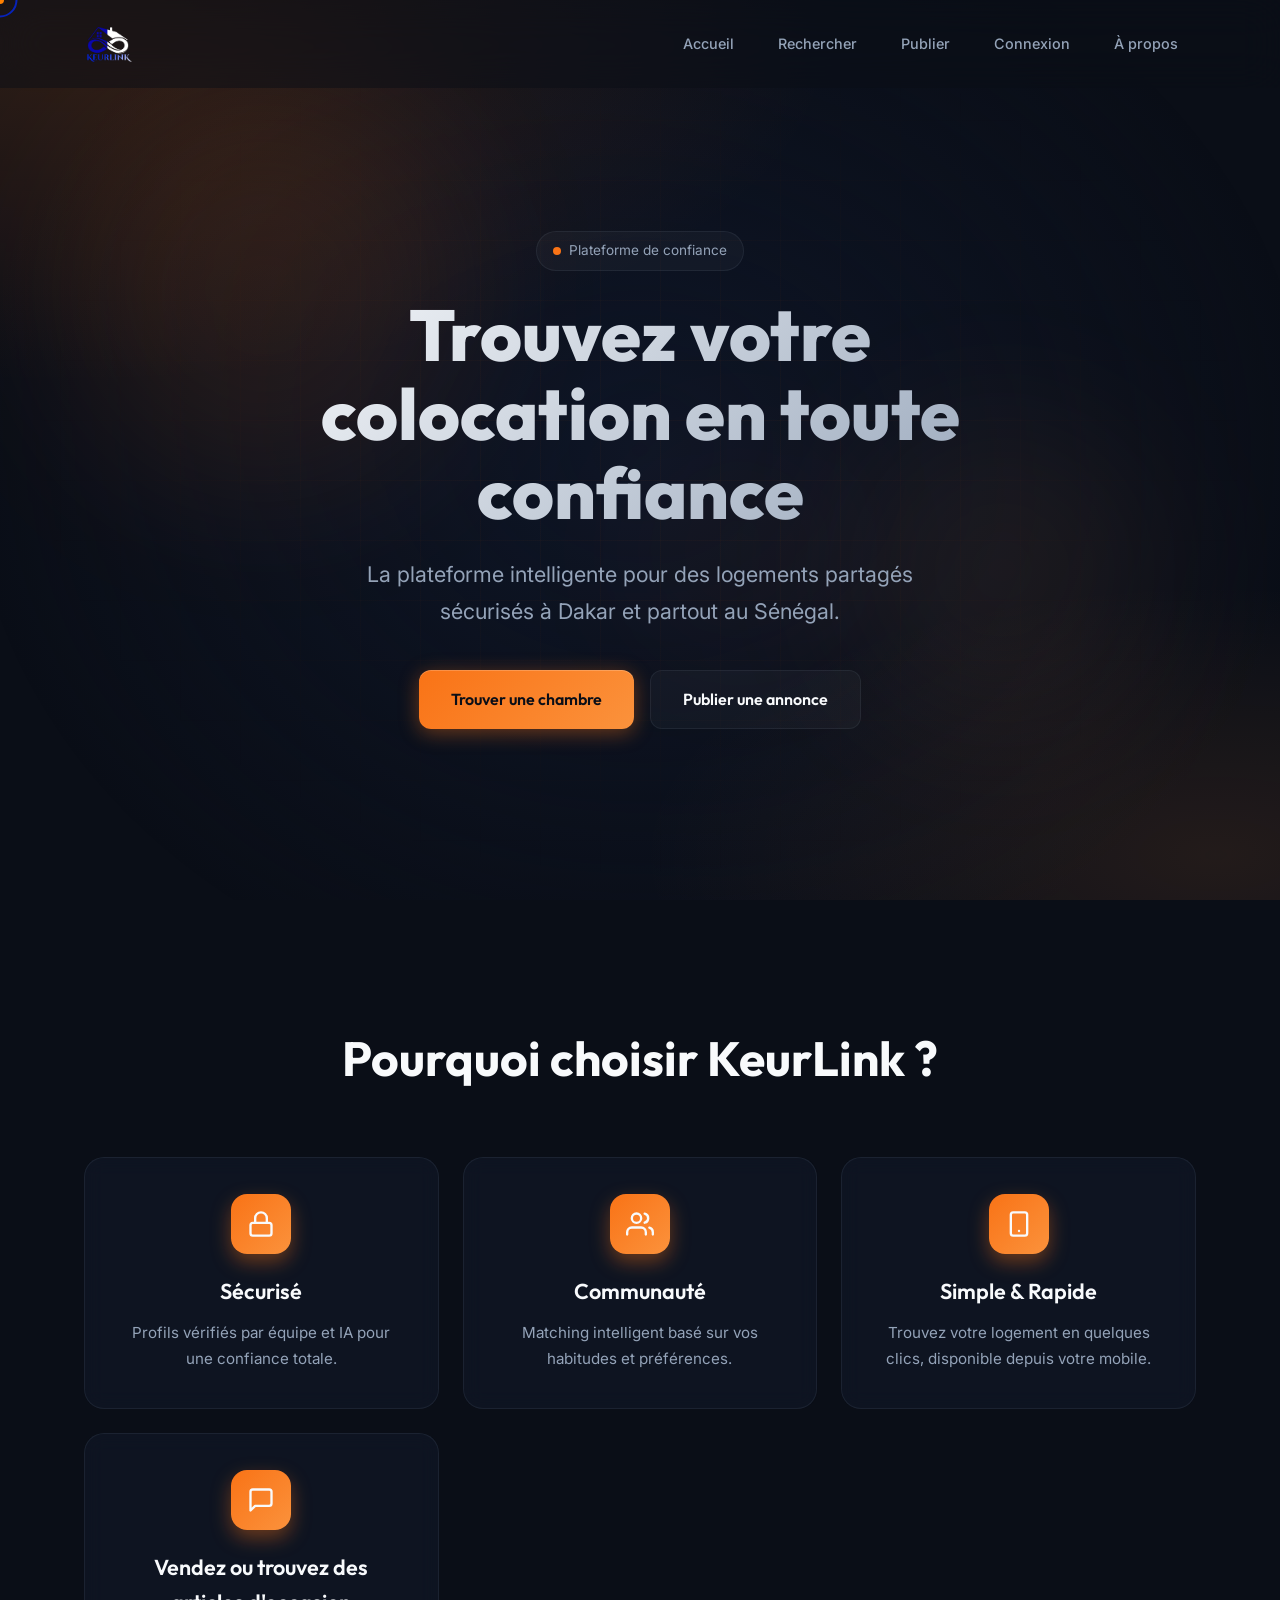
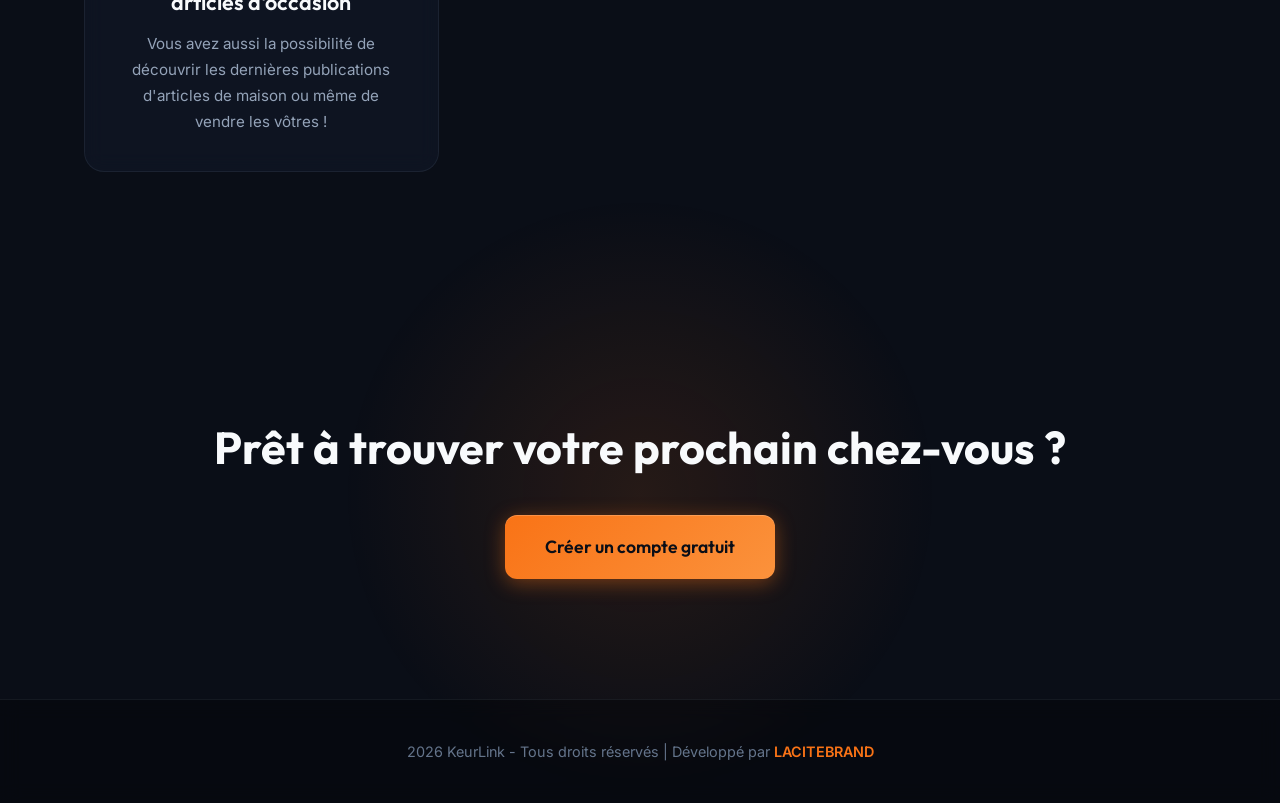
<file: public/acceuil.html>
<!doctype html>
<html lang="fr">
  <head>
    <meta charset="UTF-8" />
    <title>KeurLink - La solution intelligente pour votre colocation</title>
    <meta name="viewport" content="width=device-width, initial-scale=1.0" />
    <meta
      name="description"
      content="KërLink : Trouvez votre colocation idéale à Dakar avec profils vérifiés et matching intelligent."
    />
    <link rel="stylesheet" href="style.css" />
    <link rel="preconnect" href="https://fonts.googleapis.com" />
    <link rel="preconnect" href="https://fonts.gstatic.com" crossorigin />
    <link
      href="https://fonts.googleapis.com/css2?family=Outfit:wght@300;400;500;600;700;800&family=Inter:wght@300;400;500;600&display=swap"
      rel="stylesheet"
    />
    <style>
      :root {
        --bg-primary: #0a0e17;
        --bg-secondary: #111827;
        --bg-card: rgba(17, 24, 39, 0.7);
        --fg-primary: #f8fafc;
        --fg-secondary: #94a3b8;
        --fg-muted: #64748b;
        --accent: #f97316;
        --accent-glow: rgba(249, 115, 22, 0.4);
        --accent-secondary: #fb923c;
        --border: rgba(148, 163, 184, 0.1);
        --card-border: rgba(249, 115, 22, 0.2);
        --glass: rgba(255, 255, 255, 0.03);
      }

      *,
      *::before,
      *::after {
        margin: 0;
        padding: 0;
        box-sizing: border-box;
      }

      html {
        scroll-behavior: smooth;
      }

      body {
        font-family: "Inter", sans-serif;
        background: var(--bg-primary);
        color: var(--fg-primary);
        line-height: 1.6;
        overflow-x: hidden;
        cursor: none;
      }

      /* Custom Cursor */
      .cursor-dot {
        width: 8px;
        height: 8px;
        background: var(--accent);
        border-radius: 50%;
        position: fixed;
        pointer-events: none;
        z-index: 10001;
        transform: translate(-50%, -50%);
        transition:
          transform 0.1s ease,
          background 0.2s ease;
      }

      .cursor-outline {
        width: 40px;
        height: 40px;
        border: 2px solid var(--accent);
        border-radius: 50%;
        position: fixed;
        pointer-events: none;
        z-index: 10000;
        transform: translate(-50%, -50%);
        transition:
          transform 0.15s ease-out,
          width 0.2s ease,
          height 0.2s ease,
          border-color 0.2s ease;
        opacity: 0.6;
      }

      .cursor-outline.hover {
        width: 60px;
        height: 60px;
        border-color: var(--accent-secondary);
        opacity: 0.3;
      }

      /* Animated Background */
      .bg-layer {
        position: fixed;
        top: 0;
        left: 0;
        width: 100%;
        height: 100%;
        z-index: -1;
        overflow: hidden;
      }

      .bg-gradient {
        position: absolute;
        width: 150%;
        height: 150%;
        top: -25%;
        left: -25%;
        background:
          radial-gradient(
            ellipse 80% 50% at 20% 20%,
            rgba(249, 115, 22, 0.15) 0%,
            transparent 50%
          ),
          radial-gradient(
            ellipse 60% 40% at 80% 80%,
            rgba(251, 146, 60, 0.1) 0%,
            transparent 50%
          ),
          radial-gradient(
            ellipse 50% 60% at 50% 50%,
            rgba(15, 23, 42, 0.8) 0%,
            transparent 70%
          );
        animation: bgFloat 20s ease-in-out infinite;
      }

      @keyframes bgFloat {
        0%,
        100% {
          transform: translate(0, 0) rotate(0deg);
        }
        33% {
          transform: translate(2%, 1%) rotate(1deg);
        }
        66% {
          transform: translate(-1%, 2%) rotate(-1deg);
        }
      }

      .bg-grid {
        position: absolute;
        width: 100%;
        height: 100%;
        background-image:
          linear-gradient(rgba(249, 115, 22, 0.03) 1px, transparent 1px),
          linear-gradient(90deg, rgba(249, 115, 22, 0.03) 1px, transparent 1px);
        background-size: 60px 60px;
        mask-image: radial-gradient(
          ellipse 70% 70% at 50% 50%,
          black 20%,
          transparent 70%
        );
      }

      .bg-orb {
        position: absolute;
        border-radius: 50%;
        filter: blur(80px);
        opacity: 0.5;
        animation: orbFloat 15s ease-in-out infinite;
      }

      .bg-orb-1 {
        width: 400px;
        height: 400px;
        background: rgba(249, 115, 22, 0.2);
        top: 10%;
        left: 5%;
        animation-delay: 0s;
      }

      .bg-orb-2 {
        width: 300px;
        height: 300px;
        background: rgba(251, 146, 60, 0.15);
        bottom: 20%;
        right: 10%;
        animation-delay: -5s;
      }

      .bg-orb-3 {
        width: 200px;
        height: 200px;
        background: rgba(249, 115, 22, 0.1);
        top: 50%;
        left: 50%;
        animation-delay: -10s;
      }

      @keyframes orbFloat {
        0%,
        100% {
          transform: translate(0, 0) scale(1);
        }
        25% {
          transform: translate(30px, -20px) scale(1.05);
        }
        50% {
          transform: translate(-20px, 30px) scale(0.95);
        }
        75% {
          transform: translate(20px, 20px) scale(1.02);
        }
      }

      /* Container */
      .container {
        max-width: 1200px;
        margin: 0 auto;
        padding: 0 24px;
      }

      /* header/nav styles moved to style.css; keeps all pages synchronized */

      /* Hero Section - CORRECTION CENTRAGE */
      .hero {
        min-height: 100vh;
        display: flex;
        align-items: center;
        justify-content: center; /* Centre horizontalement */
        padding: 140px 0 80px;
        position: relative;
        text-align: center; /* Centre le texte */
      }

      .hero-content {
        max-width: 800px;
        margin: 0 auto; /* Centre le bloc de contenu */
        display: flex;
        flex-direction: column;
        align-items: center; /* Centre les éléments internes */
      }

      .hero-badge {
        display: inline-flex;
        align-items: center;
        gap: 8px;
        padding: 8px 16px;
        background: var(--glass);
        border: 1px solid var(--border);
        border-radius: 100px;
        font-size: 0.85rem;
        color: var(--fg-secondary);
        margin-bottom: 24px;
        opacity: 0;
        transform: translateY(20px);
        animation: fadeInUp 0.8s ease forwards;
      }

      .hero-badge::before {
        content: "";
        width: 8px;
        height: 8px;
        background: var(--accent);
        border-radius: 50%;
        animation: pulse 2s ease-in-out infinite;
      }

      @keyframes pulse {
        0%,
        100% {
          opacity: 1;
          transform: scale(1);
        }
        50% {
          opacity: 0.5;
          transform: scale(1.2);
        }
      }

      .hero h1 {
        font-family: "Outfit", sans-serif;
        font-size: clamp(2.5rem, 6vw, 4.5rem);
        font-weight: 800;
        line-height: 1.1;
        margin-bottom: 24px;
        background: linear-gradient(
          135deg,
          var(--fg-primary) 0%,
          var(--fg-secondary) 50%,
          var(--accent) 100%
        );
        background-size: 200% 200%;
        -webkit-background-clip: text;
        -webkit-text-fill-color: transparent;
        background-clip: text;
        animation:
          gradientShift 5s ease infinite,
          fadeInUp 0.8s ease 0.1s forwards;
        opacity: 0;
        transform: translateY(20px);
      }

      @keyframes gradientShift {
        0%,
        100% {
          background-position: 0% 50%;
        }
        50% {
          background-position: 100% 50%;
        }
      }

      .hero p {
        font-size: clamp(1.1rem, 2vw, 1.35rem);
        color: var(--fg-secondary);
        margin-bottom: 40px;
        max-width: 600px;
        line-height: 1.7;
        opacity: 0;
        transform: translateY(20px);
        animation: fadeInUp 0.8s ease 0.2s forwards;
        margin-left: auto;
        margin-right: auto;
      }

      @keyframes fadeInUp {
        to {
          opacity: 1;
          transform: translateY(0);
        }
      }

      .buttons {
        display: flex;
        gap: 16px;
        flex-wrap: wrap;
        justify-content: center; /* Centre les boutons */
        opacity: 0;
        transform: translateY(20px);
        animation: fadeInUp 0.8s ease 0.3s forwards;
      }

      .btn-primary,
      .btn-secondary {
        display: inline-flex;
        align-items: center;
        justify-content: center;
        gap: 8px;
        padding: 16px 32px;
        font-family: "Outfit", sans-serif;
        font-size: 1rem;
        font-weight: 600;
        text-decoration: none;
        border-radius: 12px;
        transition: all 0.4s cubic-bezier(0.4, 0, 0.2, 1);
        position: relative;
        overflow: hidden;
        cursor: none;
      }

      .btn-primary {
        background: linear-gradient(
          135deg,
          var(--accent) 0%,
          var(--accent-secondary) 100%
        );
        color: var(--bg-primary);
        border: none;
        box-shadow:
          0 4px 20px var(--accent-glow),
          inset 0 1px 0 rgba(255, 255, 255, 0.2);
      }

      .btn-primary::before {
        content: "";
        position: absolute;
        top: 0;
        left: -100%;
        width: 100%;
        height: 100%;
        background: linear-gradient(
          90deg,
          transparent,
          rgba(255, 255, 255, 0.3),
          transparent
        );
        transition: left 0.5s ease;
      }

      .btn-primary:hover {
        transform: translateY(-3px);
        box-shadow:
          0 8px 30px var(--accent-glow),
          inset 0 1px 0 rgba(255, 255, 255, 0.2);
      }

      .btn-primary:hover::before {
        left: 100%;
      }

      .btn-primary:focus-visible {
        outline: 2px solid var(--accent);
        outline-offset: 4px;
      }

      .btn-secondary {
        background: var(--glass);
        color: var(--fg-primary);
        border: 1px solid var(--border);
        backdrop-filter: blur(10px);
      }

      .btn-secondary:hover {
        background: rgba(255, 255, 255, 0.08);
        border-color: var(--accent);
        transform: translateY(-3px);
        box-shadow: 0 8px 30px rgba(0, 0, 0, 0.3);
      }

      .btn-secondary:focus-visible {
        outline: 2px solid var(--accent);
        outline-offset: 4px;
      }

      /* Features - CORRECTION CENTRAGE */
      .features {
        padding: 120px 0;
        position: relative;
      }

      .features h2 {
        font-family: "Outfit", sans-serif;
        font-size: clamp(2rem, 4vw, 3rem);
        font-weight: 700;
        text-align: center;
        margin-bottom: 60px;
        color: var(--fg-primary);
        opacity: 0;
        transform: translateY(30px);
        transition: all 0.8s ease;
      }

      .features h2.revealed {
        opacity: 1;
        transform: translateY(0);
      }

      .feature-grid {
        display: grid;
        grid-template-columns: repeat(auto-fit, minmax(280px, 1fr));
        gap: 24px;
      }

      .feature {
        background: var(--bg-card);
        border: 1px solid var(--border);
        border-radius: 20px;
        padding: 36px;
        position: relative;
        overflow: hidden;
        transition: all 0.5s cubic-bezier(0.4, 0, 0.2, 1);
        opacity: 0;
        transform: translateY(40px);
        backdrop-filter: blur(10px);
        text-align: center; /* Centre le texte dans les cartes */
        display: flex;
        flex-direction: column;
        align-items: center; /* Centre le contenu */
      }

      .feature.revealed {
        opacity: 1;
        transform: translateY(0);
      }

      .feature:nth-child(1) {
        transition-delay: 0s;
      }
      .feature:nth-child(2) {
        transition-delay: 0.1s;
      }
      .feature:nth-child(3) {
        transition-delay: 0.2s;
      }
      .feature:nth-child(4) {
        transition-delay: 0.3s;
      }

      .feature::before {
        content: "";
        position: absolute;
        top: 0;
        left: 0;
        right: 0;
        height: 3px;
        background: linear-gradient(
          90deg,
          var(--accent),
          var(--accent-secondary)
        );
        transform: scaleX(0);
        transform-origin: left;
        transition: transform 0.5s ease;
      }

      .feature::after {
        content: "";
        position: absolute;
        top: -50%;
        left: -50%;
        width: 200%;
        height: 200%;
        background: radial-gradient(
          circle,
          var(--accent-glow) 0%,
          transparent 70%
        );
        opacity: 0;
        transition: opacity 0.5s ease;
        pointer-events: none;
      }

      .feature:hover {
        transform: translateY(-8px);
        border-color: var(--card-border);
        box-shadow:
          0 20px 40px rgba(0, 0, 0, 0.3),
          0 0 60px var(--accent-glow);
      }

      .feature:hover::before {
        transform: scaleX(1);
      }

      .feature:hover::after {
        opacity: 0.15;
      }

      .feature-icon {
        width: 60px;
        height: 60px;
        display: flex;
        align-items: center;
        justify-content: center;
        background: linear-gradient(
          135deg,
          var(--accent),
          var(--accent-secondary)
        );
        border-radius: 16px;
        margin-bottom: 20px;
        font-size: 1.5rem;
        transition: all 0.4s ease;
        box-shadow: 0 8px 20px var(--accent-glow);
      }

      .feature:hover .feature-icon {
        transform: scale(1.1) rotate(5deg);
        box-shadow: 0 12px 30px var(--accent-glow);
      }

      .feature h3 {
        font-family: "Outfit", sans-serif;
        font-size: 1.35rem;
        font-weight: 600;
        margin-bottom: 12px;
        color: var(--fg-primary);
      }

      .feature p {
        color: var(--fg-secondary);
        font-size: 0.95rem;
        line-height: 1.7;
      }

      /* CTA Section */
      .cta {
        padding: 120px 0;
        text-align: center;
        position: relative;
      }

      .cta::before {
        content: "";
        position: absolute;
        top: 50%;
        left: 50%;
        transform: translate(-50%, -50%);
        width: 600px;
        height: 600px;
        background: radial-gradient(
          circle,
          var(--accent-glow) 0%,
          transparent 70%
        );
        opacity: 0.3;
        pointer-events: none;
        animation: ctaGlow 4s ease-in-out infinite;
      }

      @keyframes ctaGlow {
        0%,
        100% {
          transform: translate(-50%, -50%) scale(1);
          opacity: 0.3;
        }
        50% {
          transform: translate(-50%, -50%) scale(1.1);
          opacity: 0.4;
        }
      }

      .cta h2 {
        font-family: "Outfit", sans-serif;
        font-size: clamp(1.8rem, 4vw, 2.8rem);
        font-weight: 700;
        margin-bottom: 32px;
        color: var(--fg-primary);
        position: relative;
        z-index: 1;
        opacity: 0;
        transform: translateY(30px);
        transition: all 0.8s ease;
      }

      .cta h2.revealed {
        opacity: 1;
        transform: translateY(0);
      }

      .cta .btn-primary {
        position: relative;
        z-index: 1;
        font-size: 1.1rem;
        padding: 18px 40px;
        opacity: 0;
        transform: translateY(30px);
        transition: all 0.8s ease 0.2s;
      }

      .cta .btn-primary.revealed {
        opacity: 1;
        transform: translateY(0);
      }

      /* Footer */
      footer {
        padding: 40px 0;
        border-top: 1px solid var(--border);
        background: rgba(0, 0, 0, 0.3);
        backdrop-filter: blur(10px);
      }

      footer p {
        text-align: center;
        color: var(--fg-muted);
        font-size: 0.9rem;
      }

      footer strong {
        color: var(--accent);
        font-weight: 600;
      }

      /* Reduced Motion */
      @media (prefers-reduced-motion: reduce) {
        *,
        *::before,
        *::after {
          animation-duration: 0.01ms !important;
          animation-iteration-count: 1 !important;
          transition-duration: 0.01ms !important;
        }

        .cursor-dot,
        .cursor-outline {
          display: none;
        }

        body {
          cursor: auto;
        }
      }

      /* Mobile Responsive */
      @media (max-width: 768px) {
        .nav {
          flex-direction: column;
          gap: 16px;
        }

        nav {
          flex-wrap: wrap;
          justify-content: center;
          gap: 6px;
        }

        nav a {
          font-size: 0.85rem;
          padding: 8px 12px;
        }

        .hero {
          padding: 160px 0 60px;
          text-align: center;
        }

        .hero-content {
          display: flex;
          flex-direction: column;
          align-items: center;
        }

        .hero p {
          text-align: center;
        }

        .buttons {
          flex-direction: column;
          width: 100%;
          max-width: 320px;
        }

        .btn-primary,
        .btn-secondary {
          width: 100%;
        }

        .feature {
          padding: 28px;
        }

        .cursor-dot,
        .cursor-outline {
          display: none;
        }

        body {
          cursor: auto;
        }
      }

      /* Scroll Reveal Utility Classes */
      .reveal {
        opacity: 0;
        transform: translateY(30px);
        transition: all 0.8s cubic-bezier(0.4, 0, 0.2, 1);
      }

      .reveal.revealed {
        opacity: 1;
        transform: translateY(0);
      }

      .loading {
        overflow: hidden;
      }

      .loading * {
        animation-play-state: paused !important;
      }
      [data-magnetic] {
        transition: transform 0.3s cubic-bezier(0.4, 0, 0.2, 1);
      }
    </style>
  </head>
  <body>
    <div class="bg-layer" aria-hidden="true">
      <div class="bg-gradient"></div>
      <div class="bg-grid"></div>
      <div class="bg-orb bg-orb-1"></div>
      <div class="bg-orb bg-orb-2"></div>
      <div class="bg-orb bg-orb-3"></div>
    </div>

    <header id="header">
      <div class="container">
        <div class="nav">
          <img
            src="images/Logok.png"
            alt="KërLink Logo"
            class="logo"
            data-magnetic
          />
          <nav aria-label="Navigation principale">
            <a href="acceuil.html" data-magnetic>Accueil</a>
            <a href="Rechercher.html" data-magnetic>Rechercher</a>
            <a href="Publier.html" data-magnetic>Publier</a>
            <a href="Connexion.html" data-magnetic>Connexion</a>
            <a href="A propos.html" data-magnetic>À propos</a>
          </nav>
        </div>
      </div>
    </header>

    <section class="hero" id="accueil">
      <div class="container">
        <div class="hero-content">
          <div class="hero-badge">Plateforme de confiance</div>
          <h1>Trouvez votre colocation en toute confiance</h1>
          <p>
            La plateforme intelligente pour des logements partagés sécurisés à
            Dakar et partout au Sénégal.
          </p>
          <div class="buttons">
            <a href="Rechercher.html" class="btn-primary" data-magnetic
              >Trouver une chambre</a
            >
            <a href="Publier.html" class="btn-secondary" data-magnetic
              >Publier une annonce</a
            >
          </div>
        </div>
      </div>
    </section>

    <section class="features" id="apropos">
      <div class="container">
        <h2 class="reveal">Pourquoi choisir KeurLink ?</h2>
        <div class="feature-grid">
          <article class="feature" data-tilt>
            <div class="feature-icon">
              <svg
                width="28"
                height="28"
                viewBox="0 0 24 24"
                fill="none"
                stroke="currentColor"
                stroke-width="2"
                stroke-linecap="round"
                stroke-linejoin="round"
              >
                <rect x="3" y="11" width="18" height="11" rx="2" ry="2"></rect>
                <path d="M7 11V7a5 5 0 0 1 10 0v4"></path>
              </svg>
            </div>
            <h3>Sécurisé</h3>
            <p>Profils vérifiés par équipe et IA pour une confiance totale.</p>
          </article>
          <article class="feature" data-tilt>
            <div class="feature-icon">
              <svg
                width="28"
                height="28"
                viewBox="0 0 24 24"
                fill="none"
                stroke="currentColor"
                stroke-width="2"
                stroke-linecap="round"
                stroke-linejoin="round"
              >
                <path d="M17 21v-2a4 4 0 0 0-4-4H5a4 4 0 0 0-4 4v2"></path>
                <circle cx="9" cy="7" r="4"></circle>
                <path d="M23 21v-2a4 4 0 0 0-3-3.87"></path>
                <path d="M16 3.13a4 4 0 0 1 0 7.75"></path>
              </svg>
            </div>
            <h3>Communauté</h3>
            <p>Matching intelligent basé sur vos habitudes et préférences.</p>
          </article>
          <article class="feature" data-tilt>
            <div class="feature-icon">
              <svg
                width="28"
                height="28"
                viewBox="0 0 24 24"
                fill="none"
                stroke="currentColor"
                stroke-width="2"
                stroke-linecap="round"
                stroke-linejoin="round"
              >
                <rect x="5" y="2" width="14" height="20" rx="2" ry="2"></rect>
                <line x1="12" y1="18" x2="12.01" y2="18"></line>
              </svg>
            </div>
            <h3>Simple & Rapide</h3>
            <p>
              Trouvez votre logement en quelques clics, disponible depuis votre
              mobile.
            </p>
          </article>
          <article class="feature" data-tilt>
            <div class="feature-icon">
              <svg
                width="28"
                height="28"
                viewBox="0 0 24 24"
                fill="none"
                stroke="currentColor"
                stroke-width="2"
                stroke-linecap="round"
                stroke-linejoin="round"
              >
                <path
                  d="M21 15a2 2 0 0 1-2 2H7l-4 4V5a2 2 0 0 1 2-2h14a2 2 0 0 1 2 2z"
                ></path>
              </svg>
            </div>
            <h3>Vendez ou trouvez des articles d'occasion</h3>
            <p>
              Vous avez aussi la possibilité de découvrir les dernières
              publications d'articles de maison ou même de vendre les vôtres !
            </p>
          </article>
        </div>
      </div>
    </section>

    <section class="cta">
      <div class="container">
        <h2 class="reveal">Prêt à trouver votre prochain chez-vous ?</h2>
        <a href="Connexion.html" class="btn-primary large reveal" data-magnetic
          >Créer un compte gratuit</a
        >
      </div>
    </section>

    <footer>
      <div class="container">
        <p>
          2026 KeurLink - Tous droits réservés | Développé par
          <strong>LACITEBRAND</strong>
        </p>
      </div>
    </footer>

    <div class="cursor-dot" aria-hidden="true"></div>
    <div class="cursor-outline" aria-hidden="true"></div>

    <script src="animations.js"></script>
    <script>
      // Basic scroll reveal (you can enhance this in animations.js)
      document.addEventListener("DOMContentLoaded", function () {
        const revealElements = document.querySelectorAll(".reveal, .feature");

        const observer = new IntersectionObserver(
          (entries) => {
            entries.forEach((entry) => {
              if (entry.isIntersecting) {
                entry.target.classList.add("revealed");
              }
            });
          },
          {
            threshold: 0.1,
            rootMargin: "0px 0px -50px 0px",
          },
        );

        revealElements.forEach((el) => observer.observe(el));

        // header scroll handled globally in animations.js
      });
    </script>
  </body>
</html>
</file>
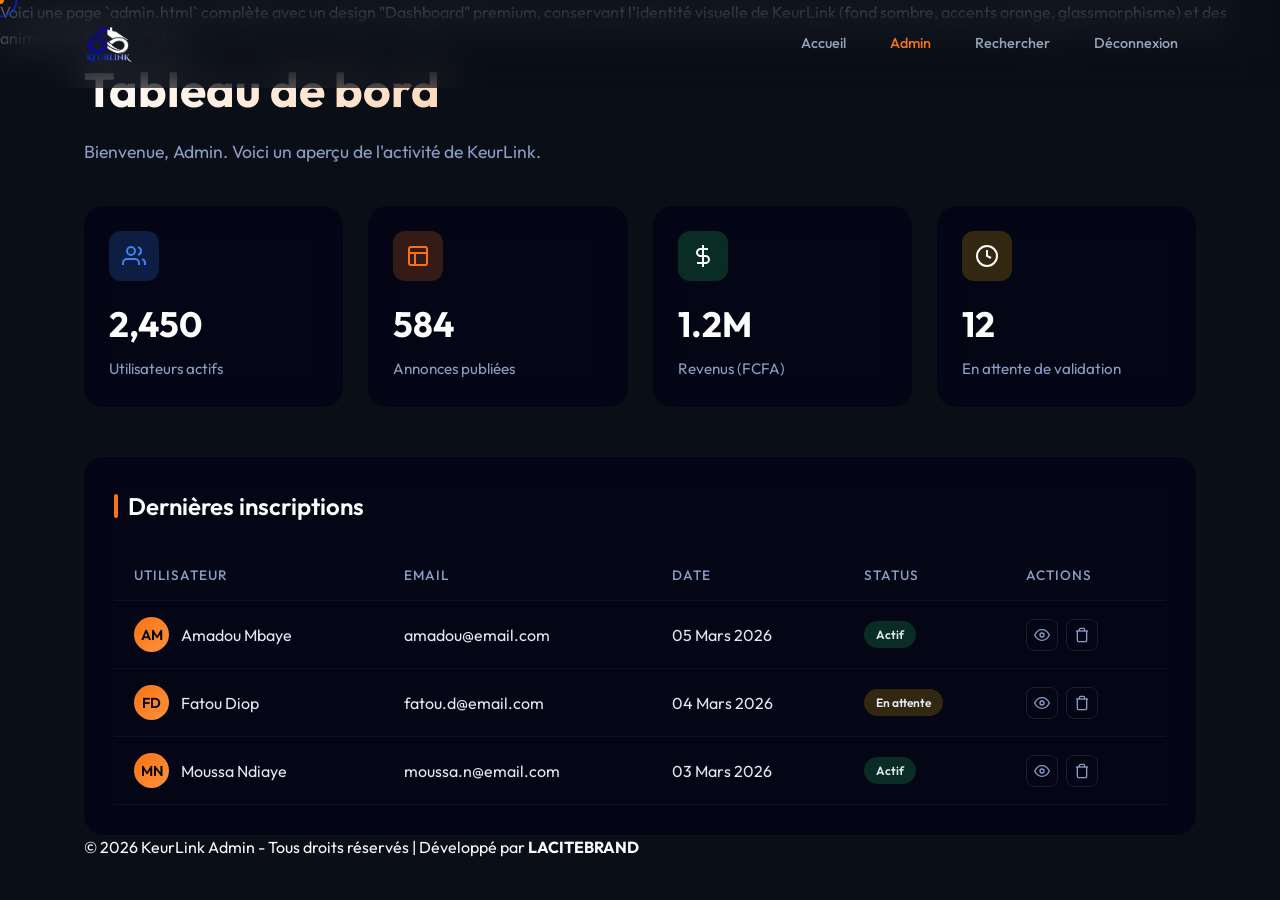
<file: public/admin.html>
Voici une page `admin.html` complète avec un design "Dashboard" premium,
conservant l'identité visuelle de KeurLink (fond sombre, accents orange,
glassmorphisme) et des animations fluides. ```html
<!doctype html>
<html lang="fr">
  <head>
    <meta charset="UTF-8" />
    <title>Administration - KeurLink</title>
    <meta name="viewport" content="width=device-width, initial-scale=1.0" />
    <link rel="stylesheet" href="style.css" />
    <link rel="preconnect" href="https://fonts.googleapis.com" />
    <link rel="preconnect" href="https://fonts.gstatic.com" crossorigin />
    <link
      href="https://fonts.googleapis.com/css2?family=Outfit:wght@300;400;500;600;700;800&family=Inter:wght@300;400;500;600&display=swap"
      rel="stylesheet"
    />
    <style>
      /* Variables & Base - using global from style.css */
      body {
        background: var(--bg-primary);
        color: var(--fg-primary);
        overflow-x: hidden;
      }

      /* Layout Admin */
      main {
        padding-top: 160px; /* harmonized with other pages */
        padding-bottom: 80px;
        position: relative;
        z-index: 1;
      }

      /* En-tête du Dashboard */
      .dashboard-header {
        margin-bottom: 40px;
        animation: fadeInUp 0.6s ease forwards;
      }

      .dashboard-header h1 {
        font-family: "Outfit", sans-serif;
        font-size: clamp(2rem, 4vw, 3rem);
        font-weight: 700;
        background: linear-gradient(135deg, #fff 0%, var(--accent-light) 100%);
        -webkit-background-clip: text;
        -webkit-text-fill-color: transparent;
        margin-bottom: 10px;
      }

      .dashboard-header p {
        color: var(--text-muted);
        font-size: 1.1rem;
      }

      /* Grille des Statistiques */
      .stats-grid {
        display: grid;
        grid-template-columns: repeat(auto-fit, minmax(240px, 1fr));
        gap: 25px;
        margin-bottom: 50px;
      }

      .stat-card {
        background: var(--bg-card);
        backdrop-filter: blur(15px);
        border: 1px solid var(--border-light);
        border-radius: 20px;
        padding: 25px;
        position: relative;
        overflow: hidden;
        transition: all 0.4s cubic-bezier(0.4, 0, 0.2, 1);
        opacity: 0;
        animation: fadeInUp 0.6s ease forwards;
      }

      .stat-card:nth-child(1) {
        animation-delay: 0.1s;
      }
      .stat-card:nth-child(2) {
        animation-delay: 0.2s;
      }
      .stat-card:nth-child(3) {
        animation-delay: 0.3s;
      }
      .stat-card:nth-child(4) {
        animation-delay: 0.4s;
      }

      .stat-card:hover {
        transform: translateY(-5px);
        border-color: var(--accent);
        box-shadow:
          0 15px 30px rgba(0, 0, 0, 0.3),
          0 0 20px var(--accent-glow);
      }

      .stat-icon {
        width: 50px;
        height: 50px;
        border-radius: 12px;
        display: flex;
        align-items: center;
        justify-content: center;
        margin-bottom: 15px;
        font-size: 1.5rem;
      }

      .stat-value {
        font-family: "Outfit", sans-serif;
        font-size: 2.2rem;
        font-weight: 700;
        color: #fff;
        margin-bottom: 5px;
      }

      .stat-label {
        color: var(--text-muted);
        font-size: 0.95rem;
      }

      /* Couleurs spécifiques pour les stats */
      .stat-card.users .stat-icon {
        background: rgba(59, 130, 246, 0.2);
        color: #3b82f6;
      }
      .stat-card.annonces .stat-icon {
        background: rgba(249, 115, 22, 0.2);
        color: var(--accent);
      }
      .stat-card.revenue .stat-icon {
        background: rgba(34, 197, 94, 0.2);
        color: var(--success);
      }
      .stat-card.pending .stat-icon {
        background: rgba(234, 179, 8, 0.2);
        color: var(--warning);
      }

      /* Section Tableau */
      .data-section {
        background: var(--bg-card);
        backdrop-filter: blur(15px);
        border: 1px solid var(--border-light);
        border-radius: 20px;
        padding: 30px;
        opacity: 0;
        animation: fadeInUp 0.8s ease 0.5s forwards;
      }

      .section-title {
        font-family: "Outfit", sans-serif;
        font-size: 1.5rem;
        font-weight: 600;
        margin-bottom: 25px;
        color: #fff;
        display: flex;
        align-items: center;
        gap: 10px;
      }

      .section-title::before {
        content: "";
        width: 4px;
        height: 24px;
        background: var(--accent);
        border-radius: 2px;
      }

      /* Tableau stylisé */
      .admin-table {
        width: 100%;
        border-collapse: collapse;
      }

      .admin-table th,
      .admin-table td {
        padding: 16px 20px;
        text-align: left;
        border-bottom: 1px solid rgba(255, 255, 255, 0.05);
      }

      .admin-table th {
        color: var(--text-muted);
        font-weight: 500;
        font-size: 0.85rem;
        text-transform: uppercase;
        letter-spacing: 1px;
      }

      .admin-table td {
        color: #e2e8f0;
      }

      .admin-table tr:hover td {
        background: rgba(255, 255, 255, 0.02);
      }

      /* Avatar dans le tableau */
      .user-cell {
        display: flex;
        align-items: center;
        gap: 12px;
      }

      .avatar-sm {
        width: 35px;
        height: 35px;
        border-radius: 50%;
        background: linear-gradient(135deg, var(--accent), var(--accent-light));
        display: flex;
        align-items: center;
        justify-content: center;
        font-weight: 600;
        color: #000;
        font-size: 0.9rem;
      }

      /* Status Badges */
      .status-badge {
        padding: 6px 12px;
        border-radius: 20px;
        font-size: 0.75rem;
        font-weight: 600;
        display: inline-block;
      }

      .status-active {
        background: rgba(34, 197, 94, 0.2);
        color: var(--success);
      }
      .status-pending {
        background: rgba(234, 179, 8, 0.2);
        color: var(--warning);
      }
      .status-inactive {
        background: rgba(239, 68, 68, 0.2);
        color: var(--danger);
      }

      /* Boutons d'action */
      .action-btn {
        background: transparent;
        border: 1px solid rgba(255, 255, 255, 0.1);
        color: var(--text-muted);
        width: 32px;
        height: 32px;
        border-radius: 8px;
        cursor: pointer;
        transition: all 0.2s;
        margin-right: 5px;
      }

      .action-btn:hover {
        border-color: var(--accent);
        color: var(--accent);
        background: rgba(249, 115, 22, 0.1);
      }

      /* Animation Keyframes */
      @keyframes fadeInUp {
        from {
          opacity: 0;
          transform: translateY(20px);
        }
        to {
          opacity: 1;
          transform: translateY(0);
        }
      }

      /* Responsive Tableau */
      @media (max-width: 768px) {
        .admin-table {
          display: block;
          overflow-x: auto;
          white-space: nowrap;
        }
      }
    </style>
  </head>
  <body>
    <!-- Background Layer -->
    <div class="bg-layer" aria-hidden="true">
      <div class="bg-gradient"></div>
      <div class="bg-grid"></div>
      <div class="bg-orb bg-orb-1"></div>
      <div class="bg-orb bg-orb-2"></div>
      <div class="bg-orb bg-orb-3"></div>
    </div>

    <!-- Header Admin -->
    <header id="header">
      <div class="container">
        <div class="nav">
          <img
            src="images/Logok.png"
            alt="KërLink Logo"
            class="logo"
            data-magnetic
          />
          <nav aria-label="Navigation principale">
            <a href="acceuil.html" data-magnetic>Accueil</a>
            <a
              href="admin.html"
              data-magnetic
              class="active"
              style="color: var(--accent)"
              >Admin</a
            >
            <a href="Rechercher.html" data-magnetic>Rechercher</a>
            <a href="Connexion.html" data-magnetic>Déconnexion</a>
          </nav>
        </div>
      </div>
    </header>

    <!-- Contenu Principal -->
    <main class="container">
      <div class="dashboard-header">
        <h1>Tableau de bord</h1>
        <p>Bienvenue, Admin. Voici un aperçu de l'activité de KeurLink.</p>
      </div>

      <!-- Cartes Statistiques -->
      <div class="stats-grid">
        <div class="stat-card users">
          <div class="stat-icon">
            <svg
              width="24"
              height="24"
              viewBox="0 0 24 24"
              fill="none"
              stroke="currentColor"
              stroke-width="2"
            >
              <path d="M17 21v-2a4 4 0 0 0-4-4H5a4 4 0 0 0-4 4v2"></path>
              <circle cx="9" cy="7" r="4"></circle>
              <path d="M23 21v-2a4 4 0 0 0-3-3.87"></path>
              <path d="M16 3.13a4 4 0 0 1 0 7.75"></path>
            </svg>
          </div>
          <div class="stat-value">2,450</div>
          <div class="stat-label">Utilisateurs actifs</div>
        </div>

        <div class="stat-card annonces">
          <div class="stat-icon">
            <svg
              width="24"
              height="24"
              viewBox="0 0 24 24"
              fill="none"
              stroke="currentColor"
              stroke-width="2"
            >
              <rect x="3" y="3" width="18" height="18" rx="2" ry="2"></rect>
              <line x1="3" y1="9" x2="21" y2="9"></line>
              <line x1="9" y1="21" x2="9" y2="9"></line>
            </svg>
          </div>
          <div class="stat-value">584</div>
          <div class="stat-label">Annonces publiées</div>
        </div>

        <div class="stat-card revenue">
          <div class="stat-icon">
            <svg
              width="24"
              height="24"
              viewBox="0 0 24 24"
              fill="none"
              stroke="currentColor"
              stroke-width="2"
            >
              <line x1="12" y1="1" x2="12" y2="23"></line>
              <path
                d="M17 5H9.5a3.5 3.5 0 0 0 0 7h5a3.5 3.5 0 0 1 0 7H6"
              ></path>
            </svg>
          </div>
          <div class="stat-value">1.2M</div>
          <div class="stat-label">Revenus (FCFA)</div>
        </div>

        <div class="stat-card pending">
          <div class="stat-icon">
            <svg
              width="24"
              height="24"
              viewBox="0 0 24 24"
              fill="none"
              stroke="currentColor"
              stroke-width="2"
            >
              <circle cx="12" cy="12" r="10"></circle>
              <polyline points="12 6 12 12 16 14"></polyline>
            </svg>
          </div>
          <div class="stat-value">12</div>
          <div class="stat-label">En attente de validation</div>
        </div>
      </div>

      <!-- Tableau des dernières activités -->
      <div class="data-section">
        <h3 class="section-title">Dernières inscriptions</h3>

        <table class="admin-table">
          <thead>
            <tr>
              <th>Utilisateur</th>
              <th>Email</th>
              <th>Date</th>
              <th>Status</th>
              <th>Actions</th>
            </tr>
          </thead>
          <tbody>
            <tr>
              <td>
                <div class="user-cell">
                  <div class="avatar-sm">AM</div>
                  <span>Amadou Mbaye</span>
                </div>
              </td>
              <td>amadou@email.com</td>
              <td>05 Mars 2026</td>
              <td><span class="status-badge status-active">Actif</span></td>
              <td>
                <button class="action-btn" title="Voir">
                  <svg
                    width="16"
                    height="16"
                    viewBox="0 0 24 24"
                    fill="none"
                    stroke="currentColor"
                    stroke-width="2"
                  >
                    <path
                      d="M1 12s4-8 11-8 11 8 11 8-4 8-11 8-11-8-11-8z"
                    ></path>
                    <circle cx="12" cy="12" r="3"></circle>
                  </svg>
                </button>
                <button class="action-btn" title="Supprimer">
                  <svg
                    width="16"
                    height="16"
                    viewBox="0 0 24 24"
                    fill="none"
                    stroke="currentColor"
                    stroke-width="2"
                  >
                    <polyline points="3 6 5 6 21 6"></polyline>
                    <path
                      d="M19 6v14a2 2 0 0 1-2 2H7a2 2 0 0 1-2-2V6m3 0V4a2 2 0 0 1 2-2h4a2 2 0 0 1 2 2v2"
                    ></path>
                  </svg>
                </button>
              </td>
            </tr>
            <tr>
              <td>
                <div class="user-cell">
                  <div class="avatar-sm">FD</div>
                  <span>Fatou Diop</span>
                </div>
              </td>
              <td>fatou.d@email.com</td>
              <td>04 Mars 2026</td>
              <td>
                <span class="status-badge status-pending">En attente</span>
              </td>
              <td>
                <button class="action-btn" title="Voir">
                  <svg
                    width="16"
                    height="16"
                    viewBox="0 0 24 24"
                    fill="none"
                    stroke="currentColor"
                    stroke-width="2"
                  >
                    <path
                      d="M1 12s4-8 11-8 11 8 11 8-4 8-11 8-11-8-11-8z"
                    ></path>
                    <circle cx="12" cy="12" r="3"></circle>
                  </svg>
                </button>
                <button class="action-btn" title="Supprimer">
                  <svg
                    width="16"
                    height="16"
                    viewBox="0 0 24 24"
                    fill="none"
                    stroke="currentColor"
                    stroke-width="2"
                  >
                    <polyline points="3 6 5 6 21 6"></polyline>
                    <path
                      d="M19 6v14a2 2 0 0 1-2 2H7a2 2 0 0 1-2-2V6m3 0V4a2 2 0 0 1 2-2h4a2 2 0 0 1 2 2v2"
                    ></path>
                  </svg>
                </button>
              </td>
            </tr>
            <tr>
              <td>
                <div class="user-cell">
                  <div class="avatar-sm">MN</div>
                  <span>Moussa Ndiaye</span>
                </div>
              </td>
              <td>moussa.n@email.com</td>
              <td>03 Mars 2026</td>
              <td><span class="status-badge status-active">Actif</span></td>
              <td>
                <button class="action-btn" title="Voir">
                  <svg
                    width="16"
                    height="16"
                    viewBox="0 0 24 24"
                    fill="none"
                    stroke="currentColor"
                    stroke-width="2"
                  >
                    <path
                      d="M1 12s4-8 11-8 11 8 11 8-4 8-11 8-11-8-11-8z"
                    ></path>
                    <circle cx="12" cy="12" r="3"></circle>
                  </svg>
                </button>
                <button class="action-btn" title="Supprimer">
                  <svg
                    width="16"
                    height="16"
                    viewBox="0 0 24 24"
                    fill="none"
                    stroke="currentColor"
                    stroke-width="2"
                  >
                    <polyline points="3 6 5 6 21 6"></polyline>
                    <path
                      d="M19 6v14a2 2 0 0 1-2 2H7a2 2 0 0 1-2-2V6m3 0V4a2 2 0 0 1 2-2h4a2 2 0 0 1 2 2v2"
                    ></path>
                  </svg>
                </button>
              </td>
            </tr>
          </tbody>
        </table>
      </div>
    </main>

    <footer>
      <div class="container">
        <p>
          &copy; 2026 KeurLink Admin - Tous droits réservés | Développé par
          <strong>LACITEBRAND</strong>
        </p>
      </div>
    </footer>

    <div class="cursor-dot" aria-hidden="true"></div>
    <div class="cursor-outline" aria-hidden="true"></div>

    <script src="animations.js"></script>
    <!-- header scroll and animations handled globally -->
  </body>
</html>
</file>
<file: public/style.css>
:root {
  /* legacy blue palette kept for backward compatibility */
  --primary: #002aff;
  --primary-light: #00bfff;
  --primary-rgb: 0, 42, 255;
  --bg-dark: #050510;
  --bg-card: rgba(0, 0, 20, 0.6);
  --text-light: #e0e6ff;
  --text-muted: #8b9dc3;
  --glass-border: rgba(0, 42, 255, 0.25);
  --shadow-glow: 0 10px 40px rgba(0, 42, 255, 0.2);

  /* unified KeurLink orange theme used by all pages */
  --bg-primary: #0a0e17;
  --bg-secondary: #111827;
  --fg-primary: #f8fafc;
  --fg-secondary: #94a3b8;
  --fg-muted: #64748b;
  --accent: #f97316;
  --accent-light: #fb923c;
  --accent-glow: rgba(249, 115, 22, 0.4);
  --accent-secondary: #fb923c;
  --border: rgba(148, 163, 184, 0.1);
  --card-border: rgba(249, 115, 22, 0.2);
  --glass: rgba(255, 255, 255, 0.03);
}

*,
*::before,
*::after {
  margin: 0;
  padding: 0;
  box-sizing: border-box;
}

html {
  scroll-behavior: smooth;
}

body {
  font-family: "Outfit", "Segoe UI", Tahoma, Geneva, Verdana, sans-serif;
  background-image:
    linear-gradient(to bottom, rgba(5, 5, 16, 0.85), rgba(5, 5, 16, 0.95)),
    url("fond.png");
  background-size: cover;
  background-position: center;
  background-attachment: fixed;
  background-color: var(--bg-dark);
  color: var(--text-light);
  line-height: 1.6;
  overflow-x: hidden;
  cursor: none;

  .container {
    width: 90%;
    max-width: 1200px;
    margin: 0 auto;
    padding: 0 20px;
  }
  .cursor-dot {
    width: 8px;
    height: 8px;
    background: #ff8000;
    border-radius: 50%;
    position: fixed;
    top: 0;
    left: 0;
    pointer-events: none;
    z-index: 10001;
    transform: translate(-50%, -50%);
    transition:
      transform 0.1s ease,
      background 0.2s ease;
  }

  .cursor-outline {
    width: 35px;
    height: 35px;
    border: 2px solid var(--primary);
    border-radius: 50%;
    position: fixed;
    top: 0;
    left: 0;
    pointer-events: none;
    z-index: 10000;
    transform: translate(-50%, -50%);
    transition: all 0.15s ease-out;
    opacity: 0.7;
  }

  .cursor-outline.hover {
    width: 60px;
    height: 60px;
    border-color: var(--primary-light);
    background: rgba(0, 42, 255, 0.1);
  }

  .cursor-dot.click {
    transform: translate(-50%, -50%) scale(2);
    background: var(--primary-light);
  }

  /* HEADER / NAV - shared by all pages */
  header {
    position: fixed;
    top: 0;
    left: 0;
    right: 0;
    z-index: 1000;
    padding: 20px 0;
    background: rgba(10, 14, 23, 0.5);
    backdrop-filter: blur(20px);
    transition: all 0.4s cubic-bezier(0.4, 0, 0.2, 1);
  }

  header.scrolled {
    background: rgba(10, 14, 23, 0.85);
    backdrop-filter: blur(20px);
    border-bottom: 1px solid var(--border);
    padding: 12px 0;
  }

  .nav {
    display: flex;
    justify-content: space-between;
    align-items: center;
  }

  .logo {
    height: 48px;
    transition:
      transform 0.3s ease,
      filter 0.3s ease;
  }

  .logo:hover {
    transform: scale(1.05);
    filter: drop-shadow(0 0 20px var(--accent-glow));
  }

  nav {
    display: flex;
    gap: 8px;
    align-items: center;
  }

  nav a {
    color: var(--fg-secondary);
    text-decoration: none;
    font-size: 0.9rem;
    font-weight: 500;
    padding: 10px 18px;
    border-radius: 8px;
    transition: all 0.3s ease;
    position: relative;
  }

  nav a:hover {
    color: var(--fg-primary);
    background: rgba(255, 255, 255, 0.03);
  }

  nav a.active {
    color: var(--accent);
  }

  nav a::before {
    content: "";
    position: absolute;
    bottom: 0;
    left: 50%;
    width: 0;
    height: 2px;
    background: var(--accent);
    transition: all 0.3s ease;
    transform: translateX(-50%);
  }

  nav a:hover::before {
    width: 50%;
  }

  /* prevent fixed header from covering content */
  main {
    padding-top: 160px;
    padding-bottom: 80px;
    position: relative;
    z-index: 1;
    box-sizing: border-box;
  }

  /* 5. Hero Section */
  .hero {
    min-height: 100vh;
    display: flex;
    align-items: center;
    justify-content: center;
    text-align: center;
    padding: 160px 20px 100px;
    position: relative;
    overflow: hidden;
  }
}
.about-hero {
  background: linear-gradient(
    135deg,
    rgba(15, 17, 81, 0.9),
    rgba(0, 42, 255, 0.8)
  );
  padding: 150px 20px;
  text-align: center;
  color: white;
}

.typewriter-text {
  overflow: hidden;
  border-right: 3px solid #00bfff;
  white-space: nowrap;
  margin: 0 auto 20px;
  letter-spacing: 0.1em;
  width: 0;
  animation:
    typing 3s steps(40) forwards,
    blink 0.75s infinite;
}

.typewriter-text.animate {
  animation-play-state: running;
}

@keyframes typing {
  from {
    width: 0;
  }
  to {
    width: 100%;
  }
}

@keyframes blink {
  50% {
    border-color: transparent;
  }
}

.about-container {
  padding: 100px 0;
}
.about-section {
  opacity: 0;
  transform: translateY(50px);
  transition: all 0.8s ease;
}
.about-section.animate {
  opacity: 1;
  transform: translateY(0);
}

.floating-images {
  position: relative;
  height: 300px;
  margin: 40px 0;
}
.float-img {
  position: absolute;
  width: 120px;
  height: 120px;
  border-radius: 20px;
  box-shadow: 0 10px 30px rgba(0, 0, 0, 0.3);
  transition: all 0.5s ease;
  opacity: 0;
  animation: float 6s ease-in-out infinite;
}
.top-left {
  top: 0;
  left: 0;
}
.top-right {
  top: 0;
  right: 0;
}
.bottom-left {
  bottom: 0;
  left: 0;
}
.bottom-right {
  bottom: 0;
  right: 0;
}

@keyframes float {
  0%,
  100% {
    transform: translateY(0px);
  }
  50% {
    transform: translateY(-20px);
  }
}

.gradient-text {
  background: linear-gradient(135deg, #002aff, #00bfff);
  -webkit-background-clip: text;
  -webkit-text-fill-color: transparent;
}

.advantages-grid {
  display: grid;
  grid-template-columns: repeat(auto-fit, minmax(300px, 1fr));
  gap: 30px;
  margin-top: 40px;
}
.advantage-card {
  background: rgba(255, 255, 255, 0.05);
  backdrop-filter: blur(20px);
  padding: 30px;
  border-radius: 20px;
  text-align: center;
  border: 1px solid rgba(0, 187, 255, 0.2);
  transition: transform 0.3s;
}
.advantage-card:hover {
  transform: translateY(-10px);
}
.icon {
  font-size: 3rem;
  margin-bottom: 15px;
}

@media (max-width: 768px) {
  .float-img {
    width: 80px;
    height: 80px;
  }
}
</file>
